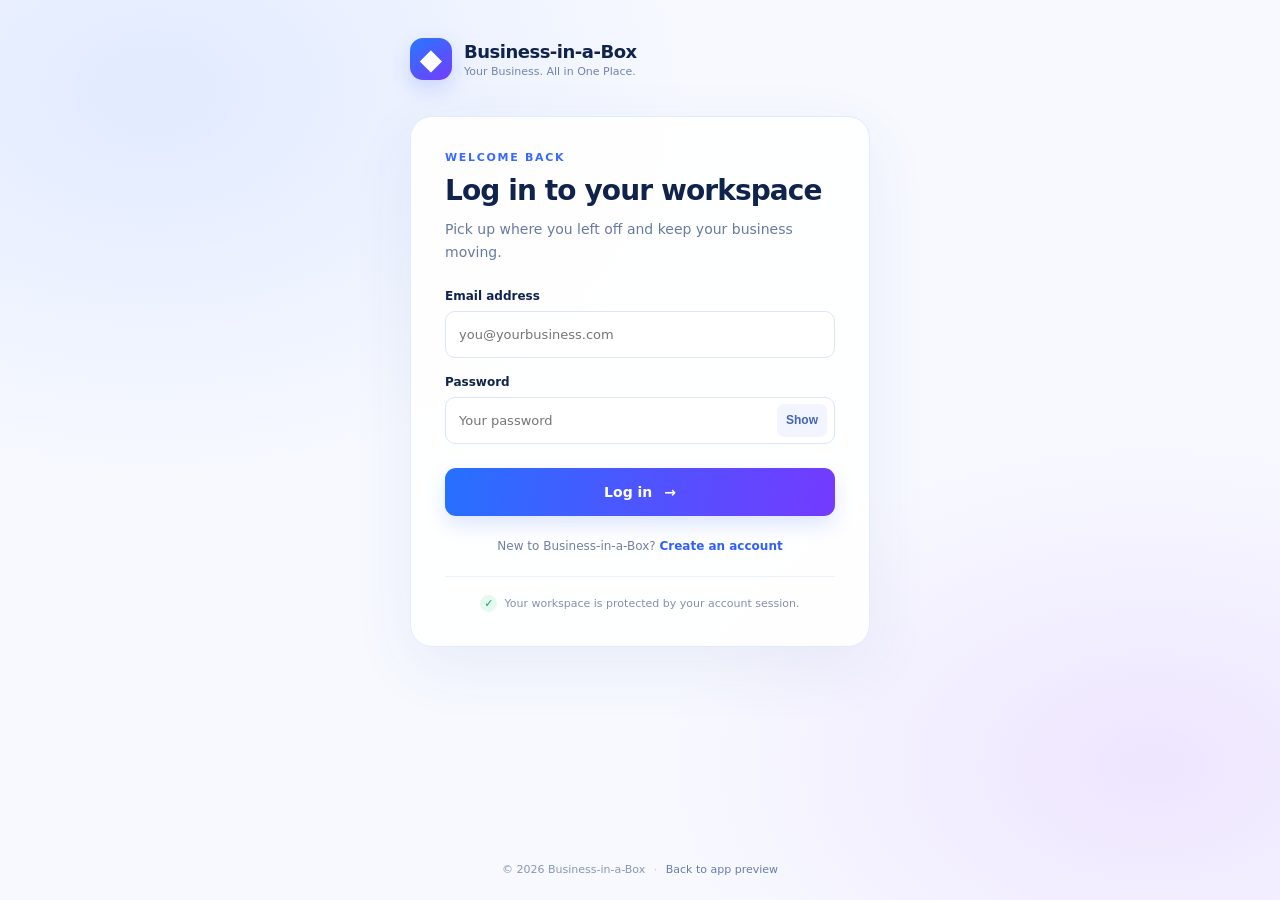
<file: login.html>
<!doctype html>
<html lang="en">
<head>
  <meta charset="utf-8">
  <meta name="viewport" content="width=device-width, initial-scale=1">
  <meta name="theme-color" content="#245cff">
  <meta name="description" content="Sign in to your Business-in-a-Box workspace.">
  <title>Log in — Business-in-a-Box</title>
  <link rel="stylesheet" href="auth.css">
  <script src="auth.js" defer></script>
</head>
<body>
  <main class="auth-shell">
    <a class="brand" href="index.html" aria-label="Business-in-a-Box home"><span class="brand-mark">◆</span><span><strong>Business-in-a-Box</strong><small>Your Business. All in One Place.</small></span></a>
    <section class="auth-card" aria-labelledby="page-title">
      <div class="eyebrow">WELCOME BACK</div>
      <h1 id="page-title">Log in to your workspace</h1>
      <p class="intro">Pick up where you left off and keep your business moving.</p>
      <div id="auth-message" class="message" role="status" aria-live="polite" hidden></div>
      <form id="login-form" novalidate>
        <label for="email">Email address</label>
        <input id="email" name="email" type="email" autocomplete="username" placeholder="you@yourbusiness.com" required>
        <label for="password">Password</label>
        <div class="password-wrap"><input id="password" name="password" type="password" autocomplete="current-password" placeholder="Your password" required><button type="button" class="show-password" data-toggle-password="password" aria-label="Show password">Show</button></div>
        <button class="primary-button" type="submit" id="submit-button">Log in <span aria-hidden="true">→</span></button>
      </form>
      <p class="auth-switch">New to Business-in-a-Box? <a href="register.html">Create an account</a></p>
      <div class="auth-foot"><span class="shield">✓</span> Your workspace is protected by your account session.</div>
    </section>
    <footer>© 2026 Business-in-a-Box <span>·</span> <a href="index.html">Back to app preview</a></footer>
  </main>
</body>
</html>
</file>
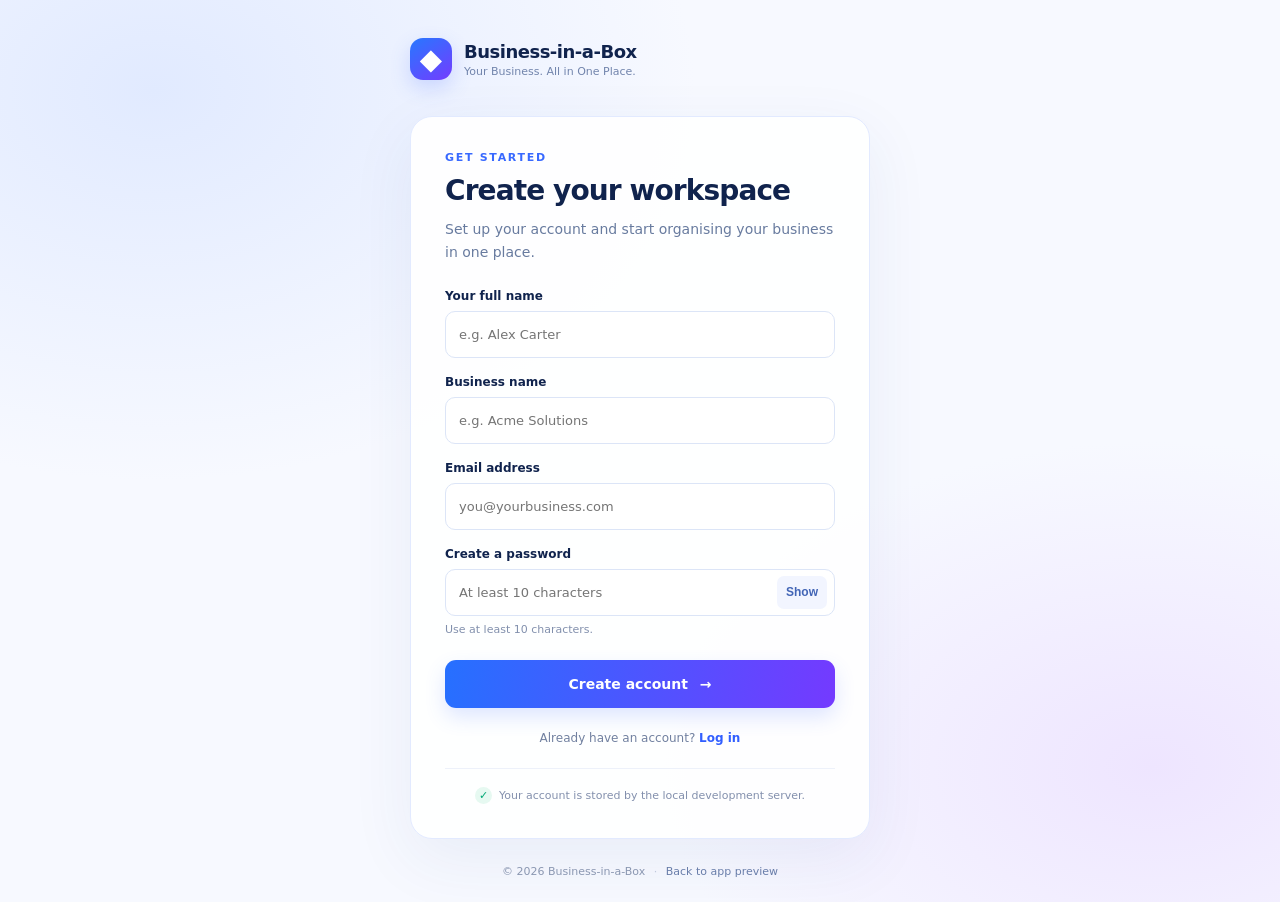
<file: register.html>
<!doctype html>
<html lang="en">
<head>
  <meta charset="utf-8"><meta name="viewport" content="width=device-width, initial-scale=1"><meta name="theme-color" content="#245cff">
  <title>Create account — Business-in-a-Box</title><link rel="stylesheet" href="auth.css"><script src="auth.js" defer></script>
</head>
<body><main class="auth-shell">
  <a class="brand" href="index.html" aria-label="Business-in-a-Box home"><span class="brand-mark">◆</span><span><strong>Business-in-a-Box</strong><small>Your Business. All in One Place.</small></span></a>
  <section class="auth-card" aria-labelledby="page-title"><div class="eyebrow">GET STARTED</div><h1 id="page-title">Create your workspace</h1><p class="intro">Set up your account and start organising your business in one place.</p>
    <div id="auth-message" class="message" role="status" aria-live="polite" hidden></div>
    <form id="register-form" novalidate>
      <label for="name">Your full name</label><input id="name" name="name" autocomplete="name" placeholder="e.g. Alex Carter" required>
      <label for="company">Business name</label><input id="company" name="company" autocomplete="organization" placeholder="e.g. Acme Solutions" required>
      <label for="email">Email address</label><input id="email" name="email" type="email" autocomplete="email" placeholder="you@yourbusiness.com" required>
      <label for="password">Create a password</label><div class="password-wrap"><input id="password" name="password" type="password" autocomplete="new-password" minlength="10" placeholder="At least 10 characters" required><button type="button" class="show-password" data-toggle-password="password" aria-label="Show password">Show</button></div>
      <p class="field-note">Use at least 10 characters.</p><button class="primary-button" type="submit" id="submit-button">Create account <span aria-hidden="true">→</span></button>
    </form><p class="auth-switch">Already have an account? <a href="login.html">Log in</a></p><div class="auth-foot"><span class="shield">✓</span> Your account is stored by the local development server.</div>
  </section><footer>© 2026 Business-in-a-Box <span>·</span> <a href="index.html">Back to app preview</a></footer>
</main></body></html>
</file>
<file: auth.css>
:root{font-family:Inter,ui-sans-serif,system-ui,-apple-system,BlinkMacSystemFont,"Segoe UI",sans-serif;color:#10234d;background:#f5f8ff;font-synthesis:none;text-rendering:optimizeLegibility;-webkit-font-smoothing:antialiased}*{box-sizing:border-box}body{margin:0;min-height:100vh;background:radial-gradient(ellipse at 12% 10%,#e1eaff 0,transparent 34%),radial-gradient(ellipse at 90% 85%,#eee5ff 0,transparent 30%),#f7f9ff}.auth-shell{width:min(100% - 32px,460px);margin:0 auto;padding:38px 0 24px;min-height:100vh;display:flex;flex-direction:column;align-items:stretch}.brand{display:flex;align-items:center;gap:12px;color:inherit;text-decoration:none;margin:0 0 36px}.brand-mark{width:42px;height:42px;display:grid;place-items:center;border-radius:13px;color:white;font-size:29px;line-height:1;background:linear-gradient(145deg,#2778ff,#743cff);box-shadow:0 8px 20px #426bff35}.brand strong,.brand small{display:block}.brand strong{font-size:18px;letter-spacing:-.5px}.brand small{color:#7184ac;font-size:11px;margin-top:3px}.auth-card{background:#ffffffed;border:1px solid #e2eaff;border-radius:22px;padding:34px;box-shadow:0 20px 65px #244a9012}.eyebrow{font-size:11px;font-weight:800;letter-spacing:1.7px;color:#3869ff}h1{font-size:28px;line-height:1.2;letter-spacing:-.9px;margin:10px 0}.intro{font-size:14px;line-height:1.65;color:#687b9f;margin:0 0 25px}form label{display:block;font-size:12px;font-weight:700;margin:17px 0 8px}input{width:100%;height:47px;border:1px solid #dce5f7;border-radius:10px;background:#fff;padding:0 13px;color:#10234d;font:inherit;font-size:13px;outline:none;transition:border-color .15s,box-shadow .15s}input:focus{border-color:#4a75ff;box-shadow:0 0 0 3px #3568ff18}.password-wrap{position:relative}.password-wrap input{padding-right:65px}.show-password{position:absolute;right:8px;top:7px;height:33px;padding:0 9px;border:0;border-radius:7px;background:#f2f5ff;color:#4265b6;font-size:12px;font-weight:700;cursor:pointer}.primary-button{width:100%;height:48px;border:0;border-radius:11px;background:linear-gradient(100deg,#2670ff,#743aff);color:white;font:inherit;font-size:14px;font-weight:750;cursor:pointer;margin-top:24px;box-shadow:0 9px 20px #416aff2b}.primary-button:hover{filter:brightness(1.04);transform:translateY(-1px)}.primary-button:disabled{opacity:.65;cursor:wait;transform:none}.primary-button span{margin-left:7px}.auth-switch{text-align:center;font-size:12px;color:#7180a0;margin:23px 0}.auth-switch a{color:#315eff;font-weight:750;text-decoration:none}.auth-switch a:hover{text-decoration:underline}.auth-foot{border-top:1px solid #edf1fa;padding-top:18px;display:flex;align-items:center;justify-content:center;gap:7px;color:#8390ad;font-size:11px}.shield{display:grid;place-items:center;width:17px;height:17px;border-radius:50%;background:#e6f9f1;color:#00a875;font-weight:900}.message{font-size:12px;line-height:1.5;border-radius:9px;padding:11px 12px;margin:-8px 0 15px}.message.error{display:block;background:#fff0f0;color:#a82e39;border:1px solid #ffd7da}.message.success{display:block;background:#eafaf3;color:#08784f;border:1px solid #c9f1df}.field-note{font-size:11px;color:#8290ad;margin:7px 0 0}footer{margin-top:auto;padding-top:26px;text-align:center;color:#8a97b1;font-size:11px}footer span{padding:0 5px;color:#c0c9dc}footer a{color:#687da9;text-decoration:none}@media(max-width:520px){.auth-shell{padding-top:24px}.brand{margin-bottom:25px}.auth-card{padding:25px 21px;border-radius:17px}h1{font-size:25px}}
</file>
